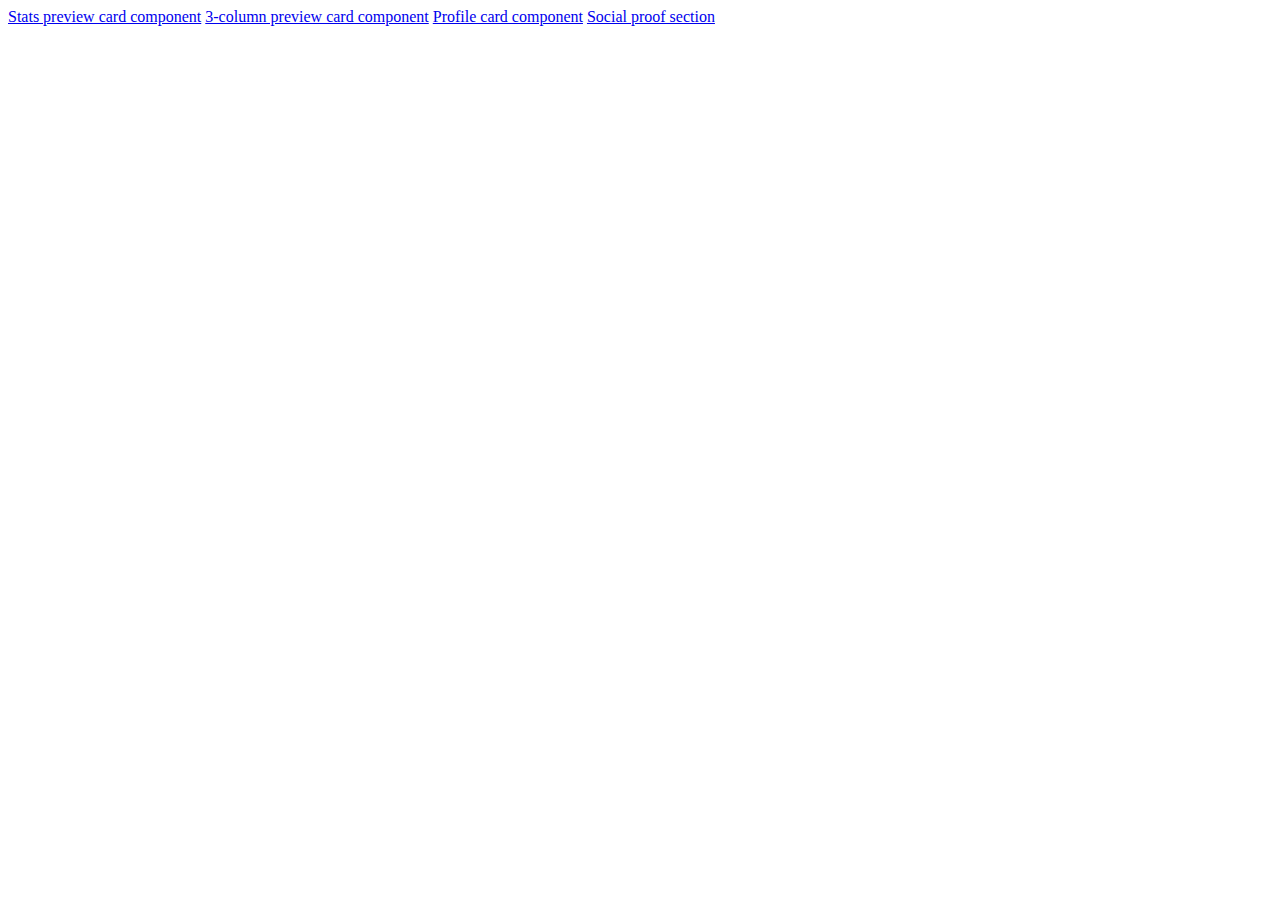
<file: index.html>
<!DOCTYPE html>
<html lang="en">
  <head>
    <meta charset="UTF-8" />
    <meta http-equiv="X-UA-Compatible" content="IE=edge" />
    <meta name="viewport" content="width=device-width, initial-scale=1.0" />
    <title>Frontend Mentor Challenges</title>
  </head>
  <body>
    <a
      href="/frontend-mentor-challenges/stats-preview-card-component/index.html"
      >Stats preview card component</a
    >
    <a
      href="/frontend-mentor-challenges/3-column-preview-card-component/index.html"
      >3-column preview card component</a
    >
    <a href="/frontend-mentor-challenges/profile-card-component/index.html"
      >Profile card component</a
    >
    <a href="/frontend-mentor-challenges/social-proof-section/index.html"
      >Social proof section</a
    >
  </body>
</html>
</file>
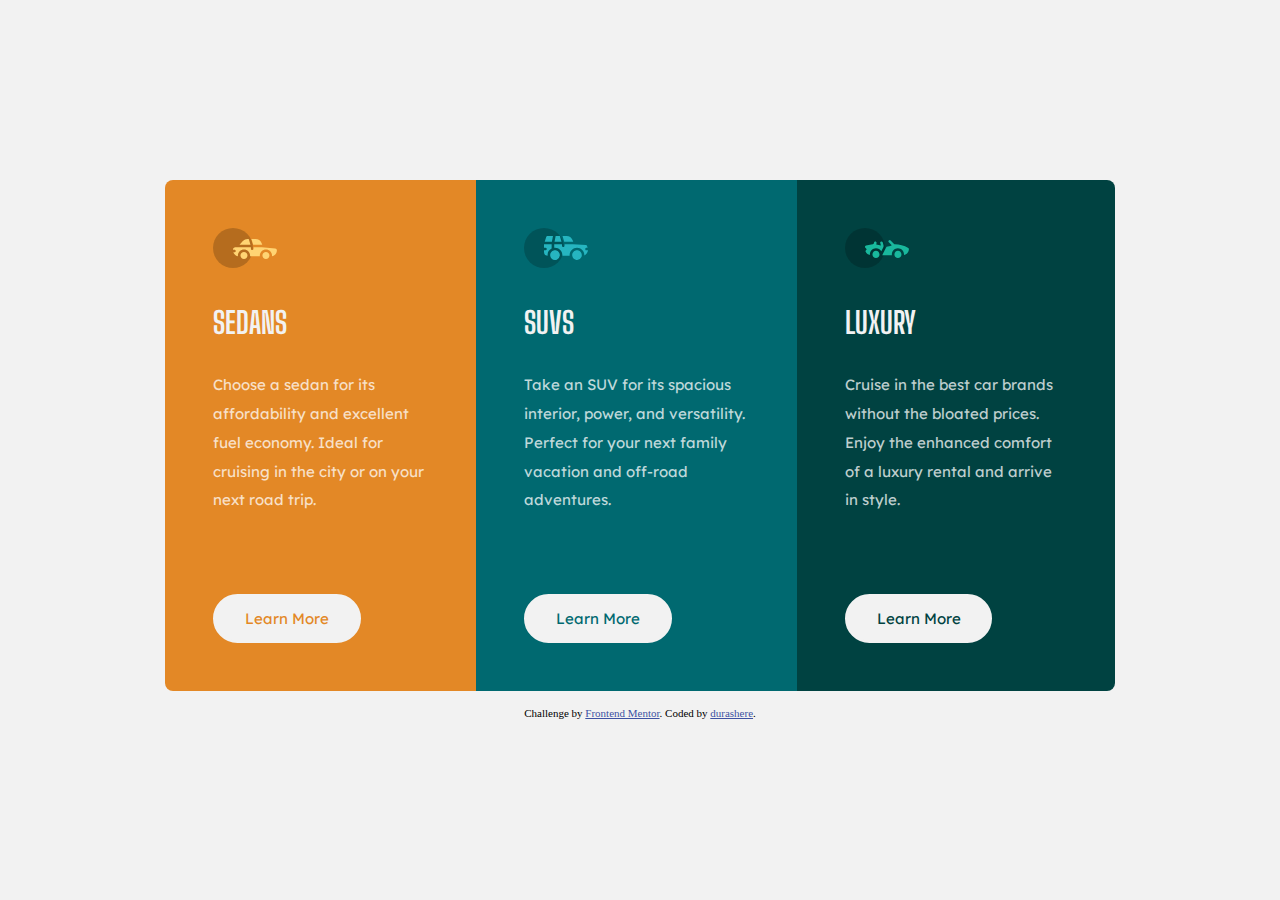
<file: 3-column-preview-card-component/index.html>
<!DOCTYPE html>
<html lang="en">
  <head>
    <meta charset="UTF-8" />
    <meta name="viewport" content="width=device-width, initial-scale=1.0" />

    <link
      rel="icon"
      type="image/png"
      sizes="32x32"
      href="./images/favicon-32x32.png"
    />

    <link rel="stylesheet" href="../normalize.css" />
    <link rel="stylesheet" href="./style.css" />

    <title>Frontend Mentor | 3-column preview card component</title>
  </head>
  <body>
    <div class="container">
      <div class="card card--color-bright-orange">
        <img src="./images/icon-sedans.svg" alt="Sedan car type" />
        <h1 class="card__heading">Sedans</h1>
        <p class="card__paragraph">
          Choose a sedan for its affordability and excellent fuel economy. Ideal
          for cruising in the city or on your next road trip.
        </p>
        <button class="card__button card__button--color-bright-orange">
          Learn More
        </button>
      </div>
      <div class="card card--color-dark-cyan">
        <img src="./images/icon-suvs.svg" alt="Suv car type" />
        <h1 class="card__heading">SUVs</h1>
        <p class="card__paragraph">
          Take an SUV for its spacious interior, power, and versatility. Perfect
          for your next family vacation and off-road adventures.
        </p>
        <button class="card__button card__button--color-dark-cyan">
          Learn More
        </button>
      </div>
      <div class="card card--color-very-dark-cyan">
        <img src="./images/icon-luxury.svg" alt="Luxury car type" />
        <h1 class="card__heading">Luxury</h1>
        <p class="card__paragraph">
          Cruise in the best car brands without the bloated prices. Enjoy the
          enhanced comfort of a luxury rental and arrive in style.
        </p>
        <button class="card__button card__button--color-very-dark-cyan">
          Learn More
        </button>
      </div>
    </div>
    <div class="attribution">
      Challenge by
      <a href="https://www.frontendmentor.io?ref=challenge" target="_blank"
        >Frontend Mentor</a
      >. Coded by <a href="https://github.com/durashere">durashere</a>.
    </div>
  </body>
</html>
</file>
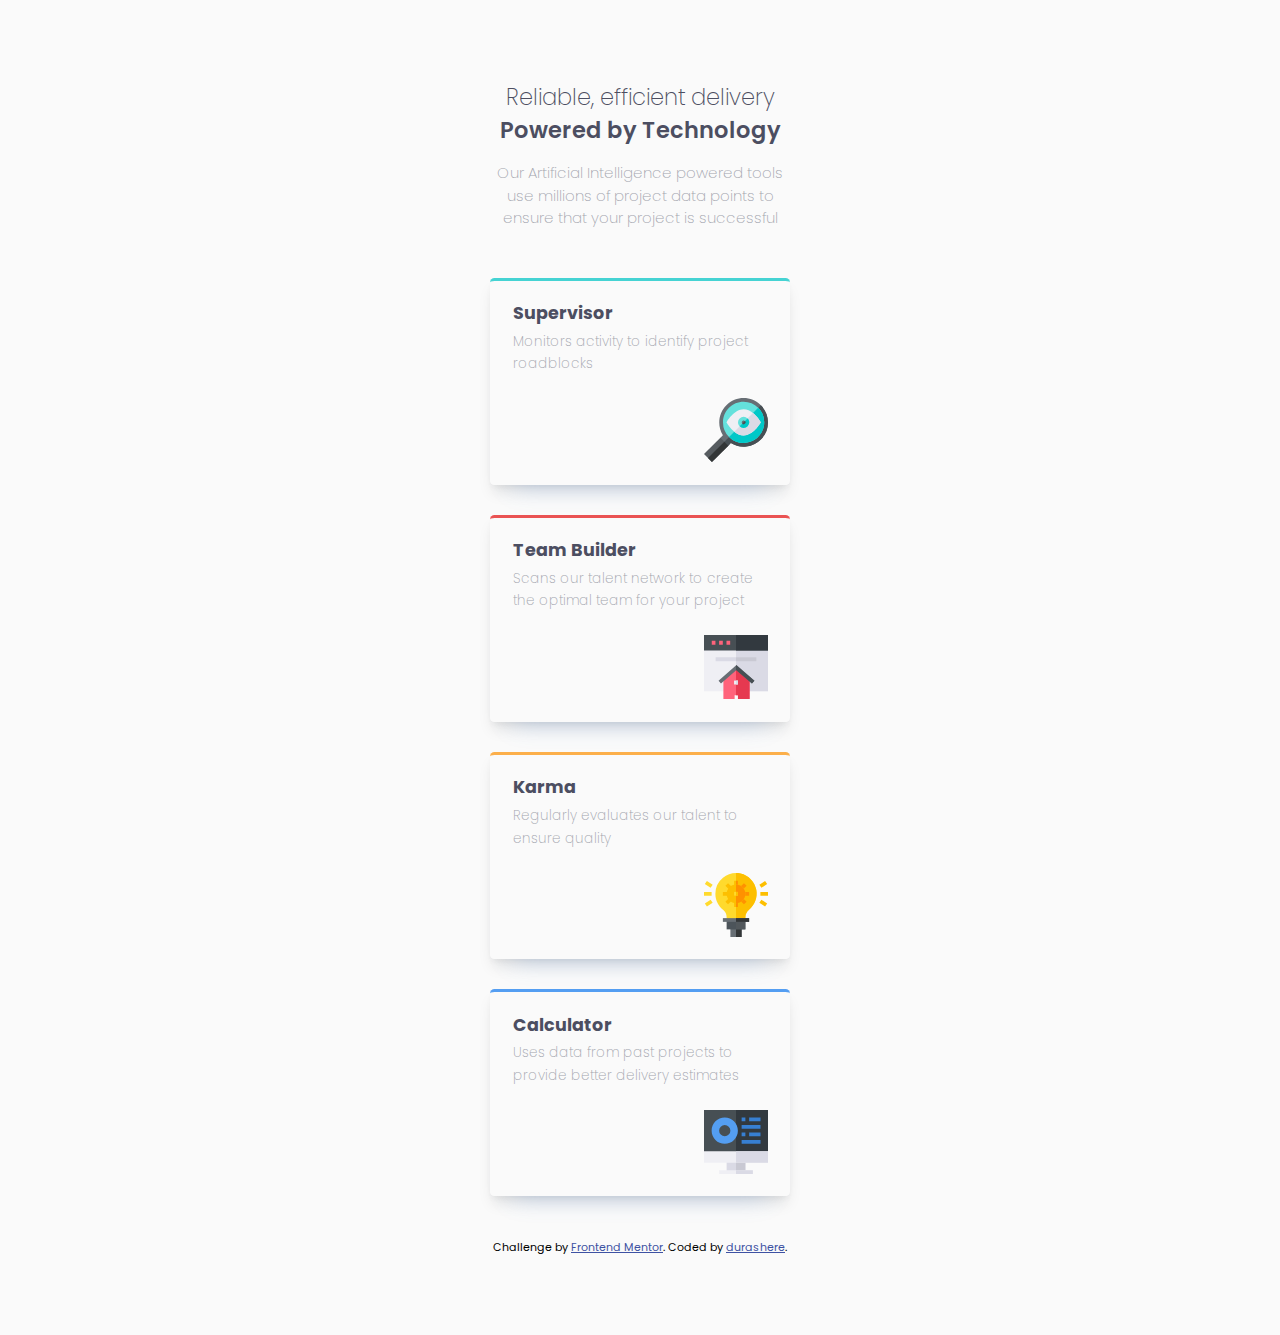
<file: four-card-feature-section/index.html>
<!DOCTYPE html>
<html lang="en">
  <head>
    <meta charset="UTF-8" />
    <meta name="viewport" content="width=device-width, initial-scale=1.0" />
    <!-- displays site properly based on user's device -->

    <link
      rel="icon"
      type="image/png"
      sizes="32x32"
      href="./images/favicon-32x32.png"
    />

    <link rel="stylesheet" href="../normalize.css" />
    <link rel="stylesheet" href="./style.css" />

    <title>Frontend Mentor | Four card feature section</title>
  </head>
  <body>
    <div class="heading">
      <h2>Reliable, efficient delivery <span>Powered by Technology</span></h2>
      <p>
        Our Artificial Intelligence powered tools use millions of project data
        points to ensure that your project is successful
      </p>
    </div>
    <div class="features">
      <div>
        <h3>Supervisor</h3>
        <p>Monitors activity to identify project roadblocks</p>
        <img src="./images/icon-supervisor.svg" alt="supervisor" />
      </div>
      <div>
        <h3>Team Builder</h3>
        <p>
          Scans our talent network to create the optimal team for your project
        </p>
        <img src="./images/icon-team-builder.svg" alt="team builder" />
      </div>
      <div>
        <h3>Karma</h3>
        <p>Regularly evaluates our talent to ensure quality</p>
        <img src="./images/icon-karma.svg" alt="karma" />
      </div>
      <div>
        <h3>Calculator</h3>
        <p>Uses data from past projects to provide better delivery estimates</p>
        <img src="./images/icon-calculator.svg" alt="calculator" />
      </div>
    </div>

    <footer>
      <p class="attribution">
        Challenge by
        <a href="https://www.frontendmentor.io?ref=challenge" target="_blank"
          >Frontend Mentor</a
        >. Coded by <a href="https://github.com/durashere">durashere</a>.
      </p>
    </footer>
  </body>
</html>
</file>
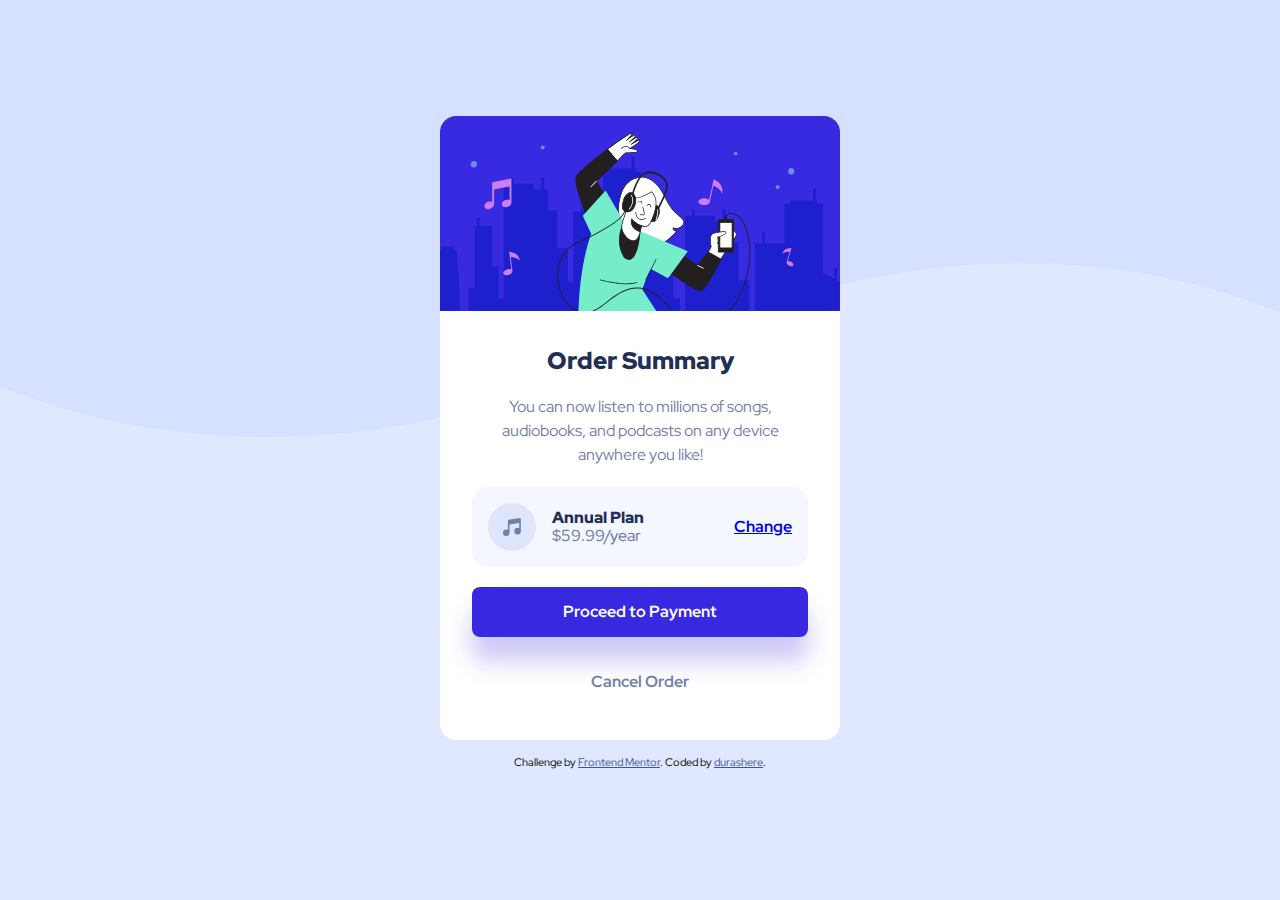
<file: order-summary-component/index.html>
<!DOCTYPE html>
<html lang="en">
  <head>
    <meta charset="UTF-8" />
    <meta name="viewport" content="width=device-width, initial-scale=1.0" />
    <!-- displays site properly based on user's device -->

    <link
      rel="icon"
      type="image/png"
      sizes="32x32"
      href="./images/favicon-32x32.png"
    />

    <link rel="stylesheet" href="../normalize.css" />
    <link rel="stylesheet" href="./style.css" />

    <title>Frontend Mentor | Order summary card</title>
  </head>
  <body>
    <div class="component">
      <img
        class="header__image"
        src="./images/illustration-hero.svg"
        alt="illustration-hero"
      />
      <div class="content">
        <h2 class="content__heading">Order Summary</h2>
        <p class="content__text">
          You can now listen to millions of songs, audiobooks, and podcasts on
          any device anywhere you like!
        </p>
        <div class="card">
          <img
            class="card__icon"
            src="./images/icon-music.svg"
            alt="icon-music"
          />
          <div class="card__info">
            <h4>Annual Plan</h4>
            <p>$59.99/year</p>
          </div>
          <a class="card__link" href="#">Change</a>
        </div>
        <button class="button--primary">Proceed to Payment</button>
        <button class="button--secondary">Cancel Order</button>
      </div>
    </div>
    <div class="attribution">
      Challenge by
      <a href="https://www.frontendmentor.io?ref=challenge" target="_blank"
        >Frontend Mentor</a
      >. Coded by <a href="https://github.com/durashere">durashere</a>.
    </div>
  </body>
</html>
</file>
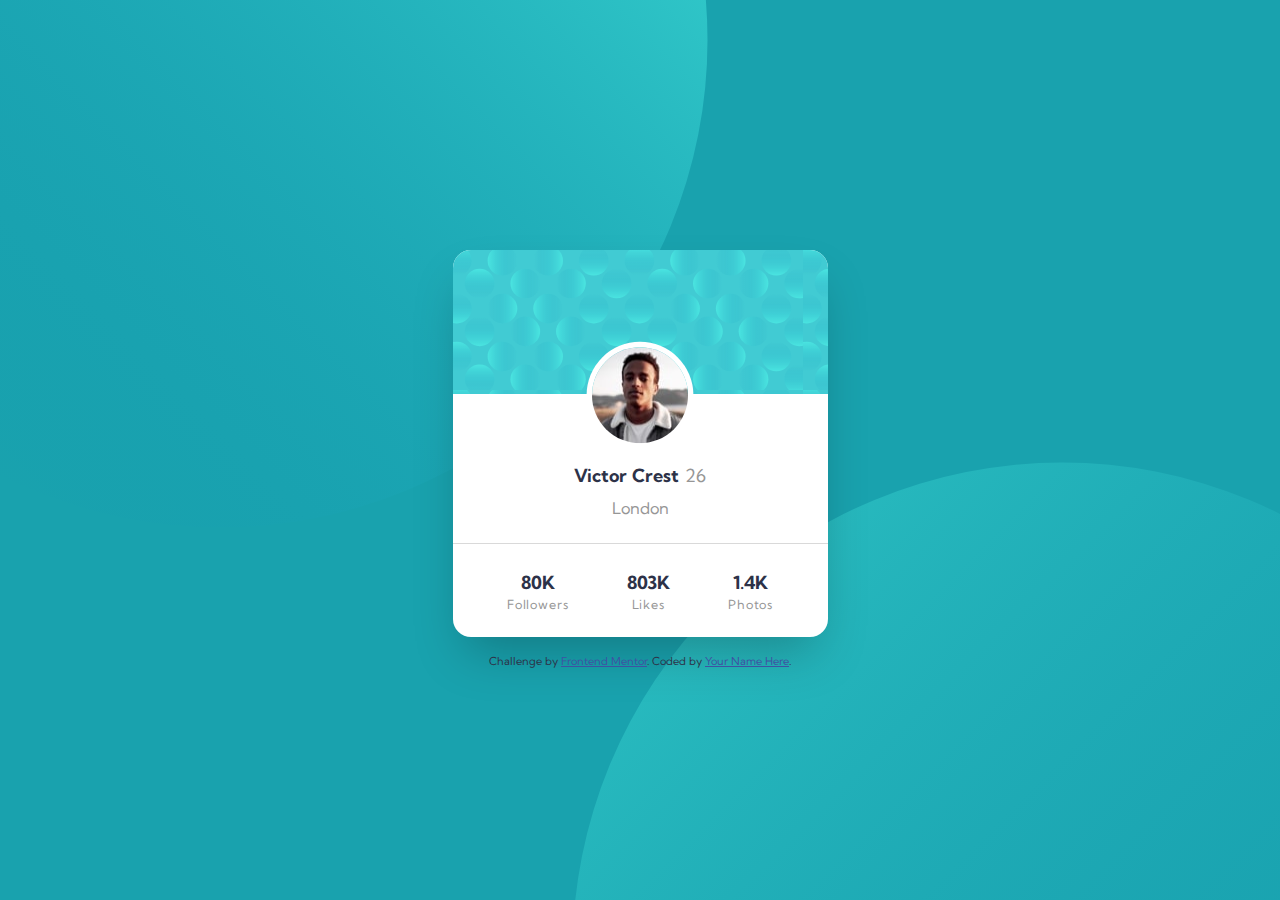
<file: profile-card-component/index.html>
<!DOCTYPE html>
<html lang="en">
  <head>
    <meta charset="UTF-8" />
    <meta name="viewport" content="width=device-width, initial-scale=1.0" />

    <link
      rel="icon"
      type="image/png"
      sizes="32x32"
      href="./images/favicon-32x32.png"
    />

    <link rel="stylesheet" href="../normalize.css" />
    <link rel="stylesheet" href="./style.css" />

    <title>Frontend Mentor | Profile card component</title>
  </head>
  <body>
    <div class="card">
      <div class="card__photo--wrapper">
        <img
          class="card__photo"
          src="./images/image-victor.jpg"
          alt="User profile photo"
        />
      </div>
      <h1 class="card__name">Victor Crest <span class="card__age">26</span></h1>
      <p class="card__location">London</p>
      <div class="card__stats">
        <div class="stat">
          <div class="stat__number">80K</div>
          <div class="stat__heading">Followers</div>
        </div>
        <div class="stat">
          <div class="stat__number">803K</div>
          <div class="stat__heading">Likes</div>
        </div>
        <div class="stat">
          <div class="stat__number">1.4K</div>
          <div class="stat__heading">Photos</div>
        </div>
      </div>
    </div>
    <div class="attribution">
      Challenge by
      <a href="https://www.frontendmentor.io?ref=challenge" target="_blank"
        >Frontend Mentor</a
      >. Coded by <a href="#">Your Name Here</a>.
    </div>
  </body>
</html>
</file>
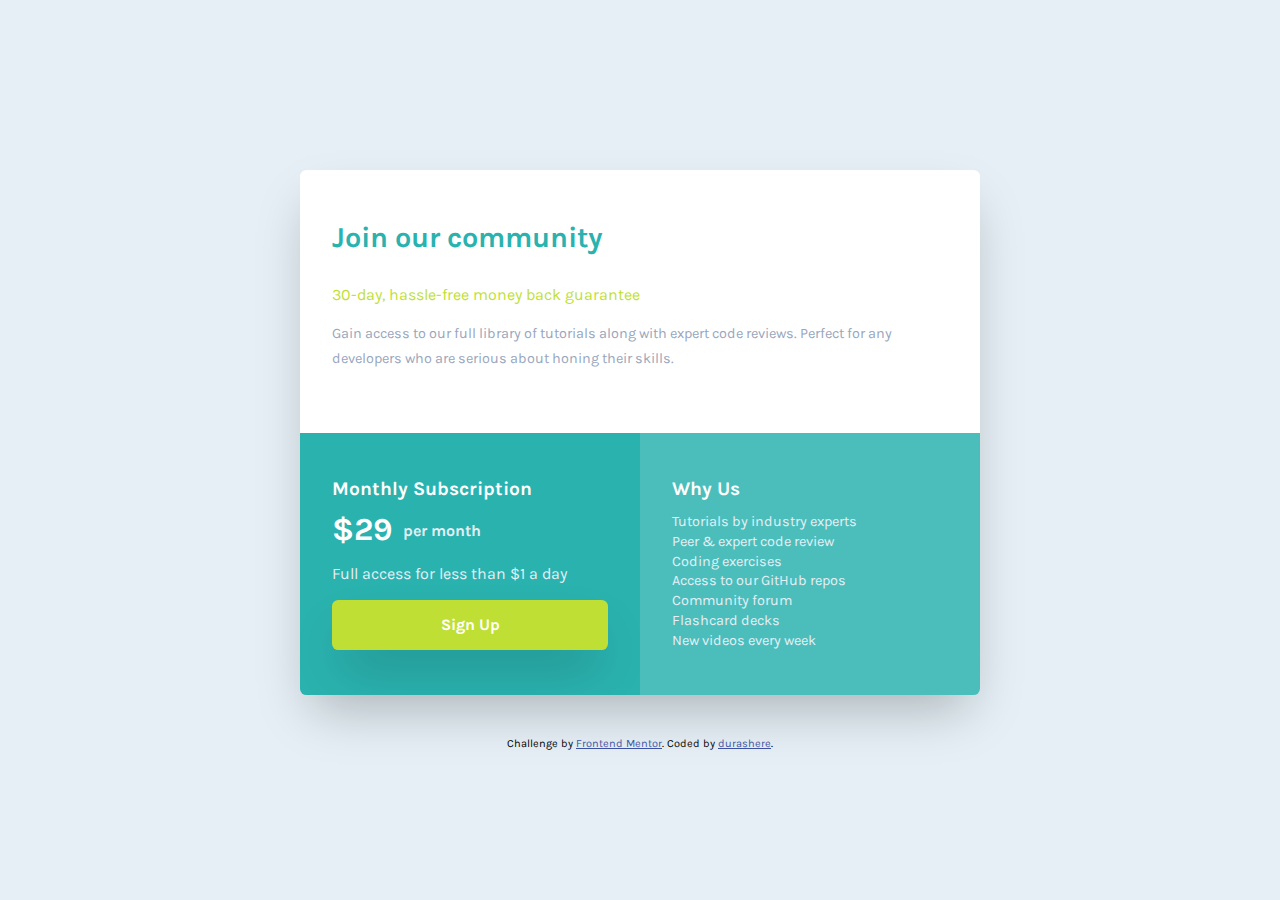
<file: single-price-grid-component/index.html>
<!DOCTYPE html>
<html lang="en">
  <head>
    <meta charset="UTF-8" />
    <meta name="viewport" content="width=device-width, initial-scale=1.0" />
    <!-- displays site properly based on user's device -->

    <link
      rel="icon"
      type="image/png"
      sizes="32x32"
      href="./images/favicon-32x32.png"
    />

    <link rel="stylesheet" href="../normalize.css" />
    <link rel="stylesheet" href="./style.css" />

    <title>Frontend Mentor | Single Price Grid Component</title>
  </head>
  <body>
    <div class="container">
      <div class="community">
        <h1 class="community__heading">Join our community</h1>
        <p class="community__return">
          30-day, hassle-free money back guarantee
        </p>
        <p class="community__description">
          Gain access to our full library of tutorials along with expert code
          reviews. Perfect for any developers who are serious about honing their
          skills.
        </p>
      </div>
      <div class="subscription">
        <h1 class="subscription__heading">Monthly Subscription</h1>
        <div class="subscription__price">&dollar;29 <span>per month</span></div>
        <p class="subscription__description">
          Full access for less than &dollar;1 a day
        </p>
        <button class="subscription__button">Sign Up</button>
      </div>
      <div class="about">
        <h1 class="about__heading">Why Us</h1>
        <ul class="about__list">
          <li>Tutorials by industry experts</li>
          <li>Peer &amp; expert code review</li>
          <li>Coding exercises</li>
          <li>Access to our GitHub repos</li>
          <li>Community forum</li>
          <li>Flashcard decks</li>
          <li>New videos every week</li>
        </ul>
      </div>
    </div>

    <footer>
      <p class="attribution">
        Challenge by
        <a href="https://www.frontendmentor.io?ref=challenge" target="_blank"
          >Frontend Mentor</a
        >. Coded by <a href="https://github.com/durashere">durashere</a>.
      </p>
    </footer>
  </body>
</html>
</file>
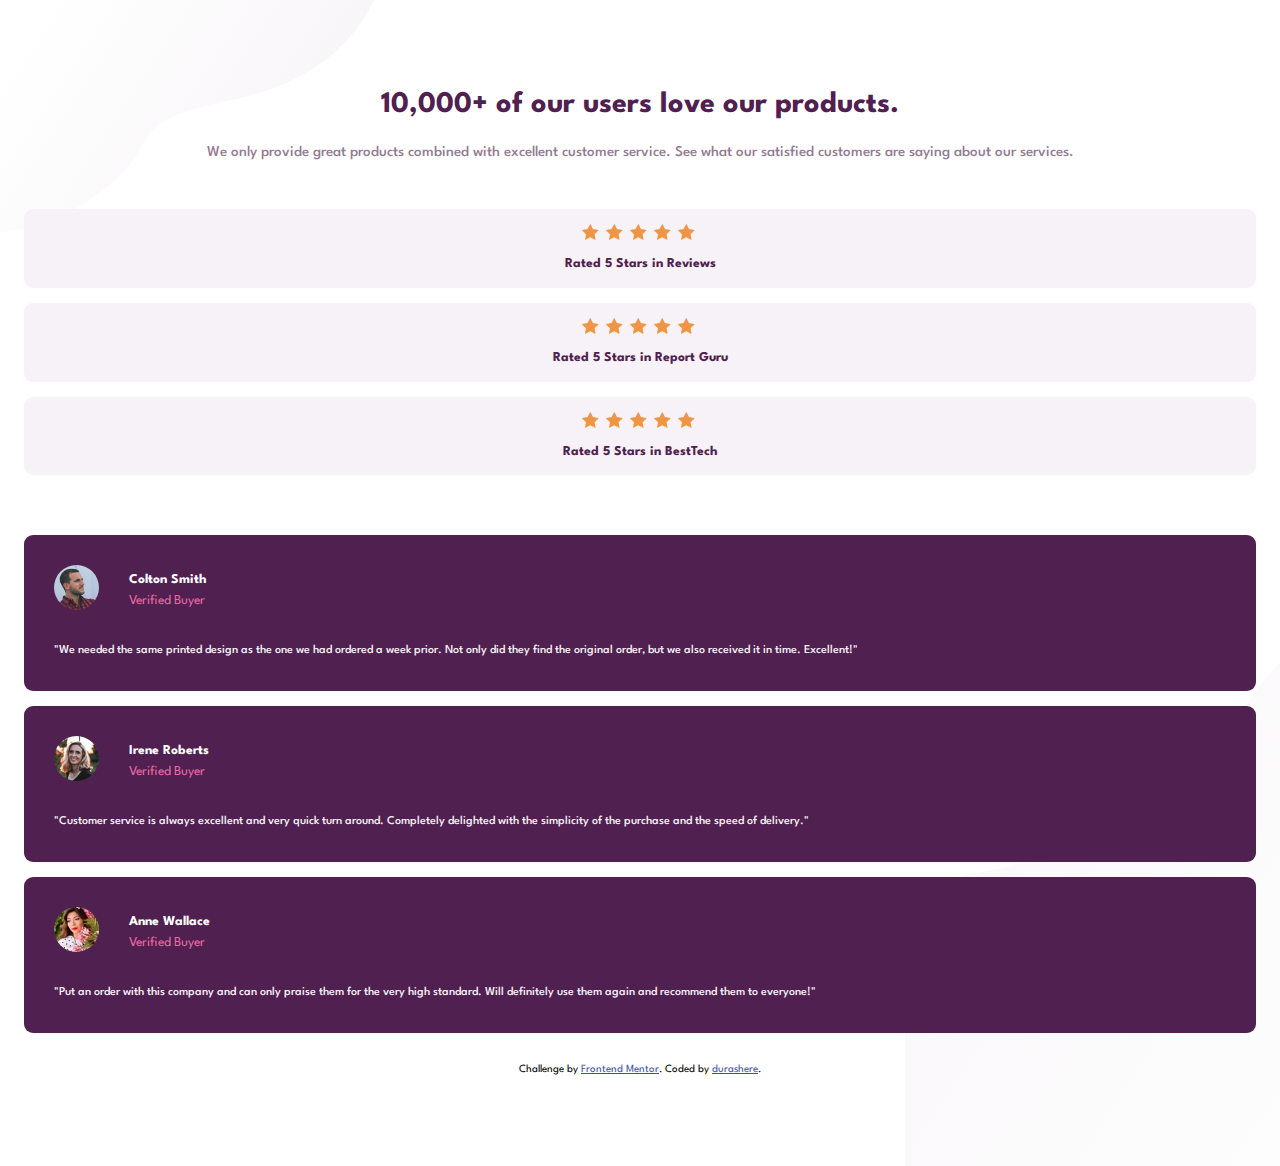
<file: social-proof-section/index.html>
<!DOCTYPE html>
<html lang="en">
  <head>
    <meta charset="UTF-8" />
    <meta name="viewport" content="width=device-width, initial-scale=1.0" />

    <link
      rel="icon"
      type="image/png"
      sizes="32x32"
      href="./images/favicon-32x32.png"
    />

    <link rel="stylesheet" href="../normalize.css" />
    <link rel="stylesheet" href="./style.css" />

    <title>Frontend Mentor | Social proof section</title>
  </head>
  <body>
    <div class="container">
      <div class="header">
        <h1 class="header__heading">10,000+ of our users love our products.</h1>
        <p class="header__paragraph">
          We only provide great products combined with excellent customer
          service. See what our satisfied customers are saying about our
          services.
        </p>
      </div>
      <div class="ratings">
        <div class="rating">
          <div class="rating__stars">
            <img src="./images/icon-star.svg" alt="star" />
            <img src="./images/icon-star.svg" alt="star" />
            <img src="./images/icon-star.svg" alt="star" />
            <img src="./images/icon-star.svg" alt="star" />
            <img src="./images/icon-star.svg" alt="star" />
          </div>
          <p class="rating__heading">Rated 5 Stars in Reviews</p>
        </div>
        <div class="rating">
          <div class="rating__stars">
            <img src="./images/icon-star.svg" alt="star" />
            <img src="./images/icon-star.svg" alt="star" />
            <img src="./images/icon-star.svg" alt="star" />
            <img src="./images/icon-star.svg" alt="star" />
            <img src="./images/icon-star.svg" alt="star" />
          </div>
          <p class="rating__heading">Rated 5 Stars in Report Guru</p>
        </div>
        <div class="rating">
          <div class="rating__stars">
            <img src="./images/icon-star.svg" alt="star" />
            <img src="./images/icon-star.svg" alt="star" />
            <img src="./images/icon-star.svg" alt="star" />
            <img src="./images/icon-star.svg" alt="star" />
            <img src="./images/icon-star.svg" alt="star" />
          </div>
          <p class="rating__heading">Rated 5 Stars in BestTech</p>
        </div>
      </div>
      <div class="testimonials">
        <div class="testimonial">
          <div class="testimonial__header">
            <img
              class="testimonial__image"
              src="./images/image-colton.jpg"
              alt="Picture of colton"
            />
            <div class="testimonial__info">
              <h2 class="testimonial__name">Colton Smith</h2>
              <h3 class="testimonial__title">Verified Buyer</h3>
            </div>
          </div>
          <p class="testimonial__content">
            "We needed the same printed design as the one we had ordered a week
            prior. Not only did they find the original order, but we also
            received it in time. Excellent!"
          </p>
        </div>
        <div class="testimonial">
          <div class="testimonial__header">
            <img
              class="testimonial__image"
              src="./images/image-irene.jpg"
              alt="Picture of irene"
            />
            <div class="testimonial__info">
              <h2 class="testimonial__name">Irene Roberts</h2>
              <h3 class="testimonial__title">Verified Buyer</h3>
            </div>
          </div>
          <p class="testimonial__content">
            "Customer service is always excellent and very quick turn around.
            Completely delighted with the simplicity of the purchase and the
            speed of delivery."
          </p>
        </div>
        <div class="testimonial">
          <div class="testimonial__header">
            <img
              class="testimonial__image"
              src="./images/image-anne.jpg"
              alt="Picture of anne"
            />
            <div class="testimonial__info">
              <h2 class="testimonial__name">Anne Wallace</h2>
              <h3 class="testimonial__title">Verified Buyer</h3>
            </div>
          </div>
          <p class="testimonial__content">
            "Put an order with this company and can only praise them for the
            very high standard. Will definitely use them again and recommend
            them to everyone!"
          </p>
        </div>
      </div>
    </div>

    <div class="attribution">
      Challenge by
      <a href="https://www.frontendmentor.io?ref=challenge" target="_blank"
        >Frontend Mentor</a
      >. Coded by <a href="https://github.com/durashere">durashere</a>.
    </div>
  </body>
</html>
</file>
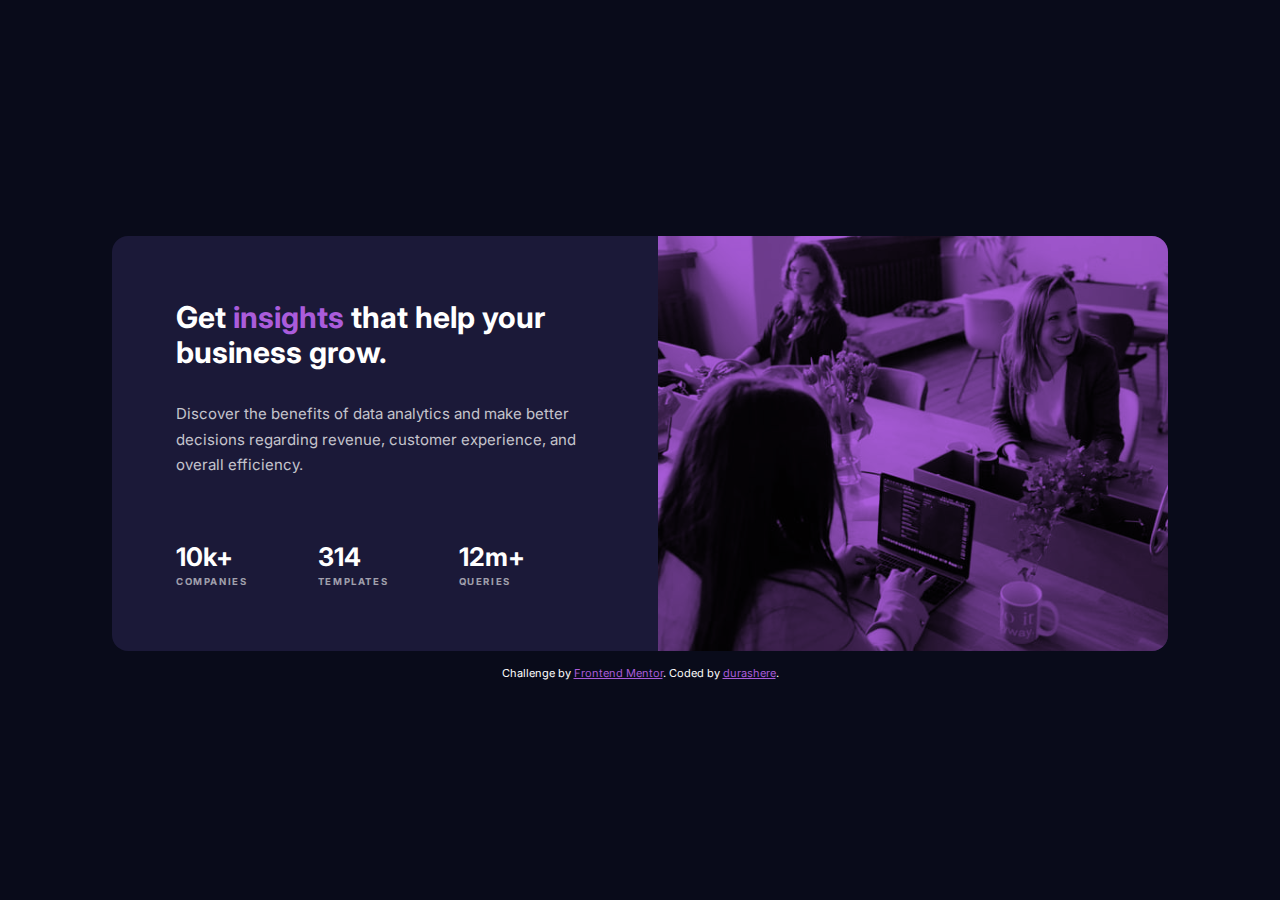
<file: stats-preview-card-component/index.html>
<!DOCTYPE html>
<html lang="en">
  <head>
    <meta charset="UTF-8" />
    <meta name="viewport" content="width=device-width, initial-scale=1.0" />

    <link
      rel="icon"
      type="image/png"
      sizes="32x32"
      href="./images/favicon-32x32.png"
    />

    <link rel="stylesheet" href="../normalize.css" />
    <link rel="stylesheet" href="./style.css" />

    <title>Frontend Mentor | Stats preview card component</title>
  </head>
  <body>
    <div class="container">
      <div class="photo"></div>
      <div class="content">
        <h1 class="header">
          Get <span class="header__highlight">insights</span> that help your
          business grow.
        </h1>
        <p class="description">
          Discover the benefits of data analytics and make better decisions
          regarding revenue, customer experience, and overall efficiency.
        </p>
        <div class="stats">
          <div class="stats__element">
            <div class="stats__number">10k+</div>
            <div class="stats__name">companies</div>
          </div>
          <div class="stats__element">
            <div class="stats__number">314</div>
            <div class="stats__name">templates</div>
          </div>
          <div class="stats__element">
            <div class="stats__number">12m+</div>
            <div class="stats__name">queries</div>
          </div>
        </div>
      </div>
    </div>

    <div class="attribution">
      Challenge by
      <a href="https://www.frontendmentor.io?ref=challenge" target="_blank"
        >Frontend Mentor</a
      >. Coded by <a href="#">durashere</a>.
    </div>
  </body>
</html>
</file>
<file: 3-column-preview-card-component/style.css>
@import url("https://fonts.googleapis.com/css2?family=Big+Shoulders+Display:wght@700&family=Lexend+Deca&display=swap");

:root {
  --bright-orange-color: hsl(31, 77%, 52%);
  --dark-cyan-color: hsl(184, 100%, 22%);
  --very-dark-cyan-color: hsl(179, 100%, 13%);
  --transparent-white: hsla(0, 0%, 100%, 0.75);
  --very-light-gray: hsl(0, 0%, 95%);
}

.attribution {
  font-size: 11px;
  text-align: center;
  padding-bottom: 1rem;
}
.attribution a {
  color: hsl(228, 45%, 44%);
}

body {
  background-color: var(--very-light-gray);
  font-size: 15px;
}

.container {
  margin: 1rem;
  border-radius: 0.5rem;
  overflow: hidden;
}

.card {
  padding: 3rem;
}

.card--color-bright-orange {
  background-color: var(--bright-orange-color);
}
.card--color-dark-cyan {
  background-color: var(--dark-cyan-color);
}
.card--color-very-dark-cyan {
  background-color: var(--very-dark-cyan-color);
}

.card__heading {
  color: var(--very-light-gray);
  text-transform: uppercase;
  font-family: "Big Shoulders Display", cursive;
  font-weight: bold;
}

.card__paragraph {
  color: var(--transparent-white);
  font-family: "Lexend Deca", sans-serif;
  line-height: 1.8rem;
}

.card__button {
  background-color: var(--very-light-gray);
  font-family: "Lexend Deca", sans-serif;
  padding: 0.8rem 1.8rem;
  margin-top: 1rem;
  border: solid;
  border-color: var(--very-light-gray);
  cursor: pointer;
  border-radius: 99rem;
  white-space: nowrap;
}
.card__button:hover {
  background-color: transparent;
  color: var(--very-light-gray);
  border: solid;
  border-color: var(--very-light-gray);
}
.card__button--color-bright-orange {
  color: var(--bright-orange-color);
}
.card__button--color-dark-cyan {
  color: var(--dark-cyan-color);
}
.card__button--color-very-dark-cyan {
  color: var(--very-dark-cyan-color);
}

@media screen and (min-width: 768px) {
  body {
    min-height: 100vh;
    display: flex;
    flex-direction: column;
    justify-content: center;
    align-items: center;
  }

  .container {
    display: flex;
    max-width: 950px;
  }

  .card__heading,
  .card__paragraph {
    margin-top: 2rem;
  }

  .card__paragraph {
  }

  .card__button {
    margin-top: 4rem;
  }
}
</file>
<file: four-card-feature-section/style.css>
@import url("https://fonts.googleapis.com/css2?family=Poppins:wght@200;400;600&display=swap");

:root {
  --color-red: hsl(0, 78%, 62%);
  --color-cyan: hsl(180, 62%, 55%);
  --color-orange: hsl(34, 97%, 64%);
  --color-blue: hsl(212, 86%, 64%);

  --color-very-dark-blue: hsl(234, 12%, 34%);
  --color-grayish-blue: hsl(229, 6%, 66%);
  --color-very-light-gray: hsl(0, 0%, 98%);
}

* {
  margin: 0;
  padding: 0;
  box-sizing: border-box;
}

html {
  font-size: 15px;
}

body {
  display: flex;
  justify-content: center;
  flex-direction: column;
  margin: 5.4rem auto;
  font-family: "Poppins", sans-serif;
  background-color: var(--color-very-light-gray);
}

.heading {
  width: 20rem;
  text-align: center;
  margin: auto;
}

.heading h2 {
  line-height: 2.2rem;
  color: var(--color-very-dark-blue);
  font-weight: 200;
}

.heading span {
  color: var(--color-very-dark-blue);
  font-weight: 600;
  display: inline-block;
}

.heading p {
  margin-top: 1rem;
  font-weight: 200;
  line-height: 1.5rem;
  color: var(--color-grayish-blue);
}

.features {
  margin-top: 3.2rem;
  display: grid;
  justify-content: center;
  gap: 2rem;
}

.features > div {
  padding: 1.5rem;
  width: 20rem;
  border-radius: 0.3rem;
  box-shadow: 0 10px 15px -3px rgba(0, 0, 0, 0.1),
    0 4px 6px -2px rgba(0, 0, 0, 0.05),
    0px 24px 24px -24px rgba(84, 151, 243, 0.25);
  display: flex;
  flex-direction: column;
}

.features h3 {
  color: var(--color-very-dark-blue);
}

.features p {
  margin-top: 0.5rem;
  font-size: 0.9rem;
  line-height: 1.5rem;
  font-weight: 200;
  color: var(--color-grayish-blue);
}

.features img {
  margin-top: 1.5rem;
  align-self: flex-end;
}

.features > :nth-child(1) {
  border-top: 0.25rem solid var(--color-cyan);
}
.features > :nth-child(2) {
  border-top: 0.25rem solid var(--color-red);
}
.features > :nth-child(3) {
  border-top: 0.25rem solid var(--color-orange);
}
.features > :nth-child(4) {
  border-top: 0.25rem solid var(--color-blue);
}

.attribution {
  margin-top: 3rem;
  font-size: 11px;
  text-align: center;
}
.attribution a {
  color: hsl(228, 45%, 44%);
}

@media only screen and (min-width: 1440px) {
  body {
    width: 80%;
  }

  .heading {
    width: 34rem;
  }

  .heading h2 {
    font-size: 2rem;
    line-height: 3rem;
  }

  .features {
    justify-items: center;
    grid-template-columns: repeat(3, max-content);
    grid-template-rows: repeat(4, max-content);
    grid-template-areas:
      ". team-builder ."
      "supervisor team-builder calculator"
      "supervisor karma calculator"
      ". karma .";
  }

  .features > :nth-child(1) {
    grid-area: supervisor;
  }
  .features > :nth-child(2) {
    grid-area: team-builder;
  }
  .features > :nth-child(3) {
    grid-area: karma;
  }
  .features > :nth-child(4) {
    grid-area: calculator;
  }
}
</file>
<file: order-summary-component/style.css>
@import url("https://fonts.googleapis.com/css2?family=Red+Hat+Display:wght@500;700;900&display=swap");

:root {
  --bright-blue: hsl(245, 75%, 52%);
  --dark-blue: hsl(223, 47%, 23%);
  --desaturated-blue: hsl(224, 23%, 55%);
  --pale-blue: hsl(225, 100%, 94%);
  --very-pale-blue: hsl(225, 100%, 98%);
}

html {
  font-family: "Red Hat Display", sans-serif;
  font-size: 16px;
}

body {
  align-items: center;
  background-color: var(--pale-blue);
  background-image: url("./images/pattern-background-mobile.svg");
  background-position: top;
  background-repeat: no-repeat;
  display: flex;
  flex-direction: column;
  height: 100vh;
  justify-content: center;
}

.component {
  background-color: white;
  border-radius: 1rem;
  overflow: hidden;
  width: clamp(320px, 90vw, 400px);
}

.header__image {
  width: 100%;
}

.content {
  display: flex;
  flex-direction: column;
  gap: 1.25rem;
  padding: 2rem;
  text-align: center;
}

.content__heading {
  color: var(--dark-blue);
  font-weight: 900;
  margin: 0;
}

.content__text {
  color: var(--desaturated-blue);
  line-height: 1.5;
  margin: 0;
}

.card {
  align-items: center;
  background-color: var(--very-pale-blue);
  border-radius: 1rem;
  display: flex;
  flex-wrap: wrap;
  padding: 1rem;
}

.card__info {
  margin-left: 1rem;
  text-align: left;
}

.card__info > h4 {
  color: var(--dark-blue);
  font-weight: 900;
  margin: 0;
}

.card__info > p {
  color: var(--desaturated-blue);
  font-weight: 500;
  margin-top: 0.25rem;
  margin: 0;
}

.card__link {
  font-weight: 700;
  margin-left: auto;
  transition: all 0.3s ease-in-out;
}
.card__link:hover {
  color: var(--bright-blue);
  opacity: 75%;
  text-decoration: none;
}

button {
  border-radius: 0.5rem;
  border: none;
  cursor: pointer;
  font-weight: 700;
  padding: 1rem;
}

.button--primary {
  background-color: var(--bright-blue);
  box-shadow: 0 1.5rem 1.5rem hsl(245, 75%, 52%, 0.25);
  color: white;
  transition: all 0.3s ease-in-out;
}
.button--primary:hover {
  opacity: 75%;
}

.button--secondary {
  background-color: transparent;
  color: var(--desaturated-blue);
  transition: all 0.3s ease-in-out;
}
.button--secondary:hover {
  color: var(--dark-blue);
}

.attribution {
  font-size: 11px;
  padding: 1rem;
  text-align: center;
}
.attribution a {
  color: hsl(228, 45%, 44%);
}

@media only screen and (min-width: 376px) {
  body {
    background-image: url("./images/pattern-background-desktop.svg");
  }
}
</file>
<file: profile-card-component/style.css>
@import url("https://fonts.googleapis.com/css2?family=Kumbh+Sans:wght@400;700&display=swap");

:root {
  --dark-cyan-color: hsl(185, 75%, 39%);
  --very-dark-desaturated-blue-color: hsl(229, 23%, 23%);
  --dark-grayish-blue-color: hsl(227, 10%, 46%);
  --dark-gray-color: hsl(0, 0%, 59%);
}

* {
  margin: 0;
  padding: 0;
}

html {
  font-size: 18px;
  font-family: "Kumbh Sans", sans-serif;
}

body {
  background-image: url(./images/bg-pattern-top.svg),
    url(./images/bg-pattern-bottom.svg);
  background-repeat: no-repeat, no-repeat;
  background-position: top -32rem left -41rem, bottom -32rem right -41rem;
  background-color: var(--dark-cyan-color);
  height: 100vh;
  display: flex;
  flex-direction: column;
  justify-content: center;
  align-items: center;
  margin: 0 1rem;
}

.attribution {
  color: var(--very-dark-desaturated-blue-color);
  font-size: 11px;
  text-align: center;
}
.attribution a {
  color: hsl(228, 45%, 44%);
}

.card {
  width: 100%;
  margin: 1rem;
  border-radius: 1rem;
  text-align: center;
  background-color: white;
  overflow: hidden;
  box-shadow: 0 25px 50px -12px hsla(0, 0%, 0%, 0.25);
}

.card__photo--wrapper {
  height: 8rem;
  background-image: url(./images/bg-pattern-card.svg);
  margin-bottom: 4rem;
}
.card__photo {
  border-radius: 99rem;
  box-shadow: 0 0 0 0.3rem white;
  transform: translateY(5.4rem);
}

.card__name {
  color: var(--very-dark-desaturated-blue-color);
  font-size: 1rem;
  word-spacing: 0.1rem;
}

.card__age {
  color: var(--dark-gray-color);
  font-weight: normal;
}

.card__location {
  color: var(--dark-gray-color);
  font-weight: normal;
  font-size: 0.9rem;
}

.card__stats {
  margin-top: 1.4rem;
  border-top: solid;
  border-top-width: 1px;
  border-top-color: hsl(0, 0%, 85%);
  display: flex;
  justify-content: space-around;
  padding: 1.4rem;
}

.stat__number {
  color: var(--very-dark-desaturated-blue-color);
  font-weight: bold;
  line-height: 1.6rem;
}
.stat__heading {
  color: var(--dark-gray-color);
  font-weight: normal;
  font-size: 0.7rem;
  letter-spacing: 0.05rem;
}

@media screen and (min-width: 375px) {
  .card {
    max-width: 375px;
  }
}

@media screen and (min-width: 768px) {
  body {
    background-position: top -25rem left -15rem, bottom -30rem right -15rem;
  }
}
</file>
<file: single-price-grid-component/style.css>
@import url("https://fonts.googleapis.com/css2?family=Karla:wght@400;700&display=swap");
html {
  font-size: 16px;
  font-family: "Karla", sans-serif;
}

body {
  background-color: #e5eff5;
}
@media screen and (min-width: 768px) {
  body {
    height: 100vh;
    display: flex;
    flex-direction: column;
    justify-content: center;
    align-items: center;
  }
}

h1 {
  font-size: 1.2rem;
}

.attribution {
  font-size: 11px;
  text-align: center;
}

.attribution a {
  color: #3e52a3;
}

.container {
  margin: 2rem;
  border-radius: 0.4rem;
  overflow: hidden;
  box-shadow: 0 25px 50px -12px rgba(0, 0, 0, 0.25);
}
@media screen and (min-width: 768px) {
  .container {
    max-width: 680px;
    grid-template-columns: repeat(2, 1fr);
    grid-template-rows: repeat(2, 1fr);
    display: grid;
    grid-template-areas: "community community" "subscription about";
  }
}

.community {
  background-color: white;
  padding: 2rem;
  grid-area: community;
}
.community__heading {
  color: #2ab2af;
  font-weight: 700;
}
.community__return {
  color: #c0df34;
}
.community__description {
  line-height: 1.6rem;
  color: #98a6bd;
  font-size: 0.9rem;
}
@media screen and (min-width: 768px) {
  .community__heading {
    font-size: 1.8rem;
  }
  .community__return {
    margin-top: 2rem;
  }
}

.subscription {
  background-color: #2ab2af;
  padding: 2rem;
  grid-area: subscription;
}
.subscription__heading {
  color: white;
}
.subscription__price {
  display: flex;
  align-items: center;
  color: white;
  font-weight: 700;
  font-size: 2rem;
}
.subscription__price span {
  margin-left: 0.6rem;
  font-size: 1rem;
  color: #e5eff5;
}
.subscription__description {
  color: #e5eff5;
}
.subscription__button {
  width: 100%;
  border: none;
  border-radius: 0.4rem;
  padding: 1rem;
  color: white;
  font-weight: 700;
  background-color: #c0df34;
  box-shadow: 0 25px 50px -12px rgba(0, 0, 0, 0.25);
  cursor: pointer;
  transition: ease-in-out 150ms;
}
.subscription__button:hover {
  transform: translateY(-0.2rem) scale(102%);
}

.about {
  background-color: #4bbebc;
  padding: 2rem;
  grid-area: about;
}
.about__heading {
  color: white;
}
.about__list {
  padding: 0;
  font-size: 0.9rem;
  list-style-type: none;
  color: #e5eff5;
}
.about__list li {
  margin-top: 0.2rem;
}

/*# sourceMappingURL=style.css.map */
</file>
<file: social-proof-section/style.css>
@import url("https://fonts.googleapis.com/css2?family=Spartan:wght@400;500;700&display=swap");

:root {
  --very-dark-magenta-color: hsl(300, 43%, 22%);
  --dark-grayish-magenta-color: hsl(303, 10%, 53%);
  --soft-pink-color: hsl(333, 80%, 67%);
  --light-grayish-magenta-color: hsl(300, 24%, 96%);
  --white-color: hsl(0, 0%, 100%);
}

* {
  margin: 0;
  padding: 0;
}

html {
  font-size: 15px;
  font-family: "Spartan", sans-serif;
}

body {
  background-image: url(./images/bg-pattern-top-mobile.svg),
    url(./images/bg-pattern-bottom-mobile.svg);
  background-repeat: no-repeat, no-repeat;
  background-position: top 0 left 0, bottom 0 right 0;
  background-color: var(--white-color);
  margin: 6rem 1.6rem;
}

.attribution {
  margin-top: 2rem;
  font-size: 11px;
  text-align: center;
}
.attribution a {
  color: hsl(228, 45%, 44%);
}

.header {
  text-align: center;
}
.header__heading {
  line-height: 2rem;
  color: var(--very-dark-magenta-color);
}
.header__paragraph {
  line-height: 1.6rem;
  font-weight: 500;
  color: var(--dark-grayish-magenta-color);
}

.ratings {
  margin-top: 3rem;
  text-align: center;
}

.rating {
  display: flex;
  flex-direction: column;
  margin-top: 1rem;
  padding: 1rem;
  border-radius: 0.6rem;
  background-color: var(--light-grayish-magenta-color);
}
.rating__stars > img {
  margin-right: 0.2rem;
}

.rating__heading {
  margin-top: 0.8rem;
  font-size: 0.9rem;
  color: var(--very-dark-magenta-color);
  font-weight: bold;
}

.testimonials {
  display: flex;
  flex-direction: column;
  margin-top: 3rem;
}
.testimonial {
  margin-top: 1rem;
  padding: 2rem;
  border-radius: 0.6rem;
  background-color: var(--very-dark-magenta-color);
}
.testimonial__header {
  display: flex;
  align-items: center;
}
.testimonial__image {
  margin-right: 2rem;
  border-radius: 50%;
  height: 3rem;
}
.testimonial__name {
  font-weight: 700;
  font-size: 0.9rem;
  line-height: 1.8rem;
  color: var(--white-color);
}
.testimonial__title {
  font-weight: 400;
  font-size: 1rem;
  font-size: 0.9rem;
  color: var(--soft-pink-color);
}
.testimonial__content {
  font-weight: 500;
  font-size: 0.8rem;
  margin-top: 2rem;
  color: var(--light-grayish-magenta-color);
  line-height: 1.4rem;
}

/* @media screen and (min-width: 375px) {
}
*/

@media screen and (min-width: 1440px) {
  body {
    background-image: url(./images/bg-pattern-top-desktop.svg),
      url(./images/bg-pattern-bottom-desktop.svg);
    height: 100vh;
    display: flex;
    flex-direction: column;
    justify-content: center;
    align-items: center;
    max-width: 1440px;
    margin: auto;
  }
  .container {
    width: 80%;
    grid-template-columns: repeat(2, 1fr);
    grid-template-rows: repeat(2, 1fr);
    place-items: center;
    display: grid;
    grid-template-areas:
      "header ratings"
      "testimonials testimonials";
  }
  .header {
    grid-area: header;
    text-align: left;
    margin-right: 6rem;
  }
  .header__heading {
    font-size: 3rem;
    line-height: 3rem;
  }

  .ratings {
    grid-area: ratings;
    margin-top: 1rem;
  }

  .rating {
    margin-top: 1rem;
    flex-direction: row;
    align-items: center;
    padding: 1.4rem 3rem;
  }
  .rating__heading {
    margin-top: 0;
  }
  .rating__stars {
    display: flex;
    margin-right: 2rem;
  }
  .rating:first-child {
    margin-top: 0;
    transform: translateX(-3.8rem);
  }
  .rating:last-child {
    transform: translateX(3.8rem);
  }

  .testimonials {
    grid-area: testimonials;
    flex-direction: row;
    margin-top: 6rem;
  }
  .testimonial {
    margin-top: 0;
    margin-right: 2rem;
  }
  .testimonial:first-child {
    transform: translateY(-1rem);
  }
  .testimonial:last-child {
    margin-right: 0;
    transform: translateY(1rem);
  }
}
</file>
<file: stats-preview-card-component/style.css>
@import url("https://fonts.googleapis.com/css2?family=Inter:wght@400;700&display=swap");

:root {
  --background-main-color: hsl(233, 47%, 7%);
  --background-card-color: hsl(244, 38%, 16%);
  --accent-color: hsl(277, 64%, 61%);
  --white-color: hsl(0, 0%, 100%);
  --description-color: hsla(0, 0%, 100%, 0.75);
  --stat-name-color: hsla(0, 0%, 100%, 0.6);
}

.attribution {
  font-size: 11px;
  text-align: center;
  color: var(--white-color);
}
.attribution a {
  color: var(--accent-color);
}

body {
  background-color: var(--background-main-color);
  font-family: "Inter", sans-serif;
  font-size: 15px;
  margin: 0 auto;
  height: 100vh;
  display: flex;
  flex-direction: column;
  justify-content: center;
  align-items: center;
}

.container {
  background-color: var(--background-card-color);
  border-radius: 1rem;
  margin: 1rem;
  display: flex;
  flex-direction: column;
  overflow: hidden;
}

.content {
  padding: 2rem;
  text-align: center;
  display: flex;
  flex-direction: column;
}

.photo {
  height: 250px;
  background-image: url(./images/image-header-mobile.jpg);
  background-color: var(--accent-color);
  background-blend-mode: multiply;
  background-size: cover;
}

.header {
  color: var(--white-color);
  margin: auto;
}
.header__highlight {
  color: var(--accent-color);
}

.description {
  color: var(--description-color);
  margin: auto;
  margin-top: 1rem;
  line-height: 1.6rem;
}

.stats {
  margin-top: 2rem;
  display: flex;
  flex-direction: column;
  justify-content: space-between;
  align-self: flex;
  gap: 1.4rem;
}
.stats__element {
  font-weight: bold;
}
.stats__number {
  font-size: 1.6rem;
  color: var(--white-color);
}
.stats__name {
  margin-top: 0.3rem;
  letter-spacing: 0.1rem;
  font-size: 0.6rem;
  text-transform: uppercase;
  color: var(--stat-name-color);
}

@media screen and (min-width: 425px) {
  .stats {
    flex-direction: row;
    margin-top: 4rem;
    justify-content: space-evenly;
  }
}

@media screen and (min-width: 1024px) {
  .container {
    flex-direction: row-reverse;
  }

  .content {
    width: 45%;
    flex-direction: column;
    text-align: start;
    padding: 4rem;
  }

  .description {
    margin-top: 2rem;
  }

  .stats {
    flex-direction: row;
    justify-content: start;
    margin-top: 4rem;
  }
  .stats__element {
    margin-right: 3rem;
  }

  .photo {
    width: 55%;
    height: 100%;
    background-image: url(./images/image-header-desktop.jpg);
  }
}
</file>
